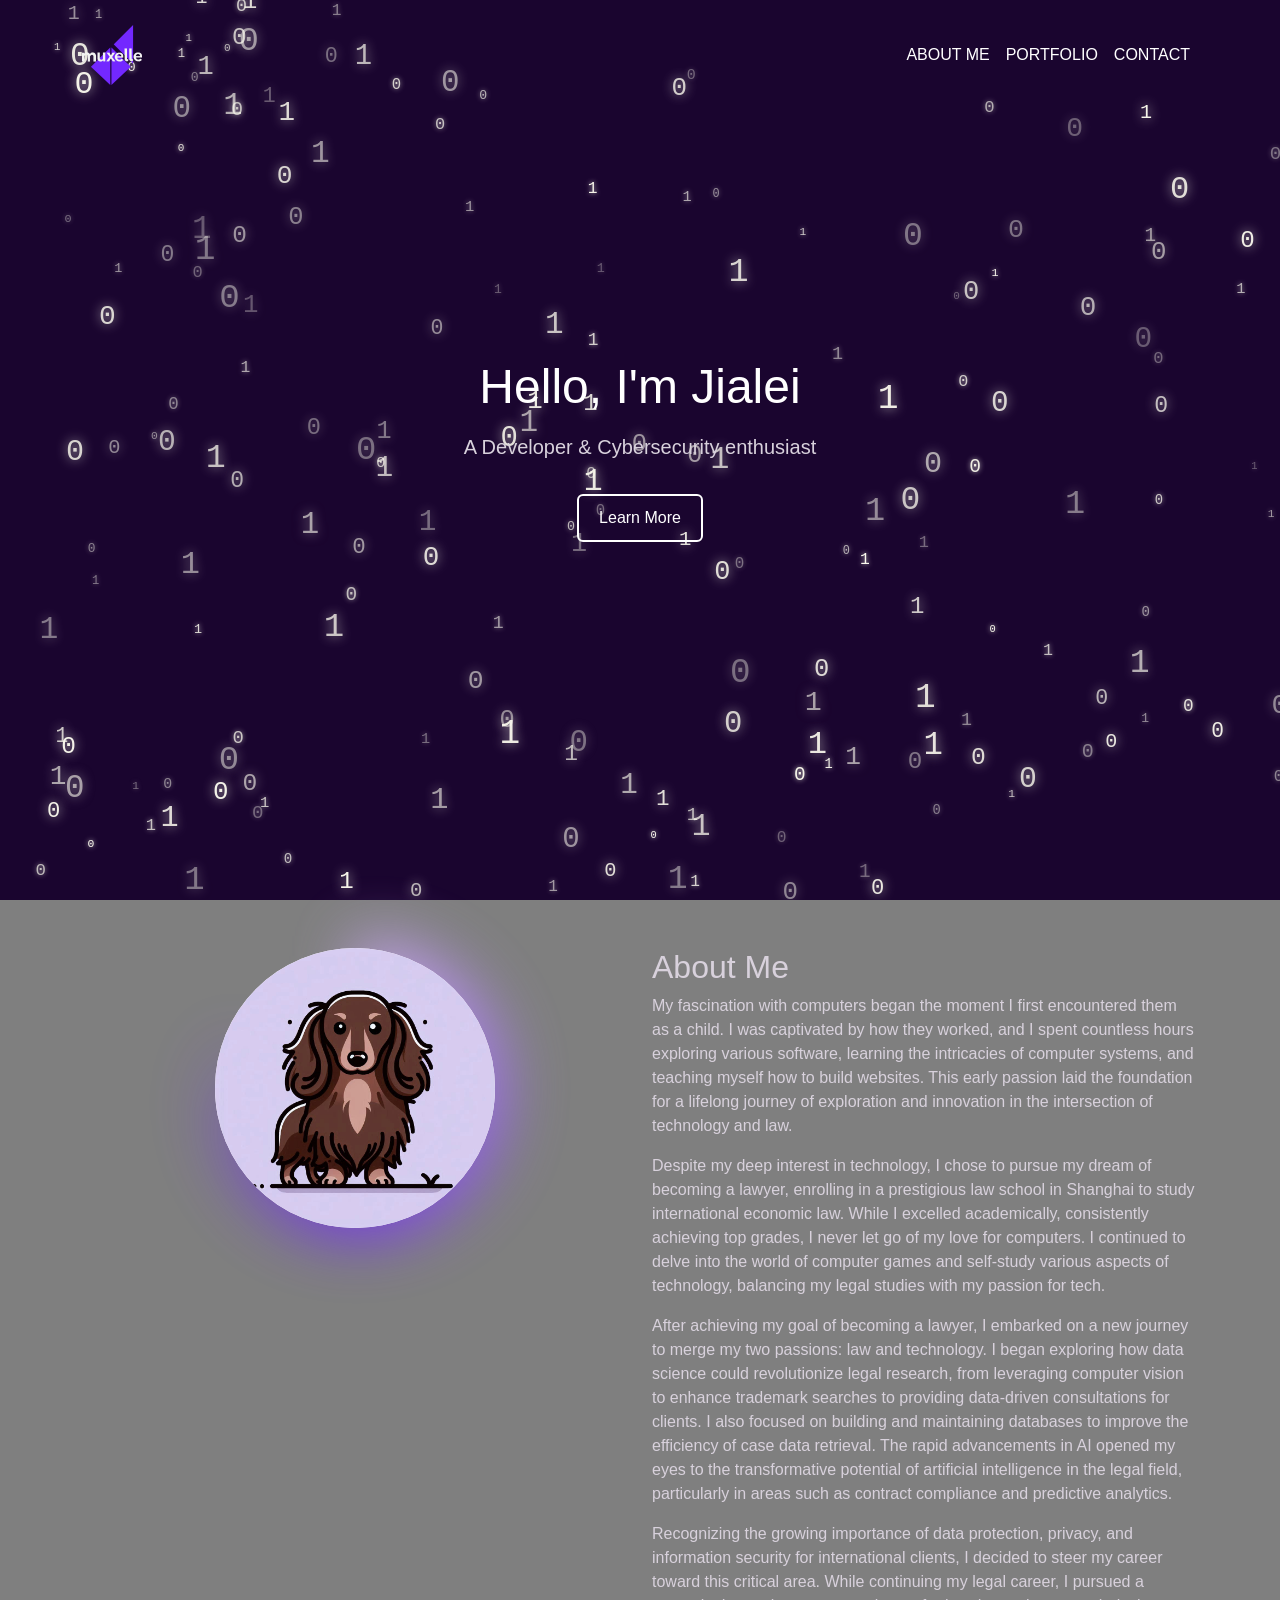
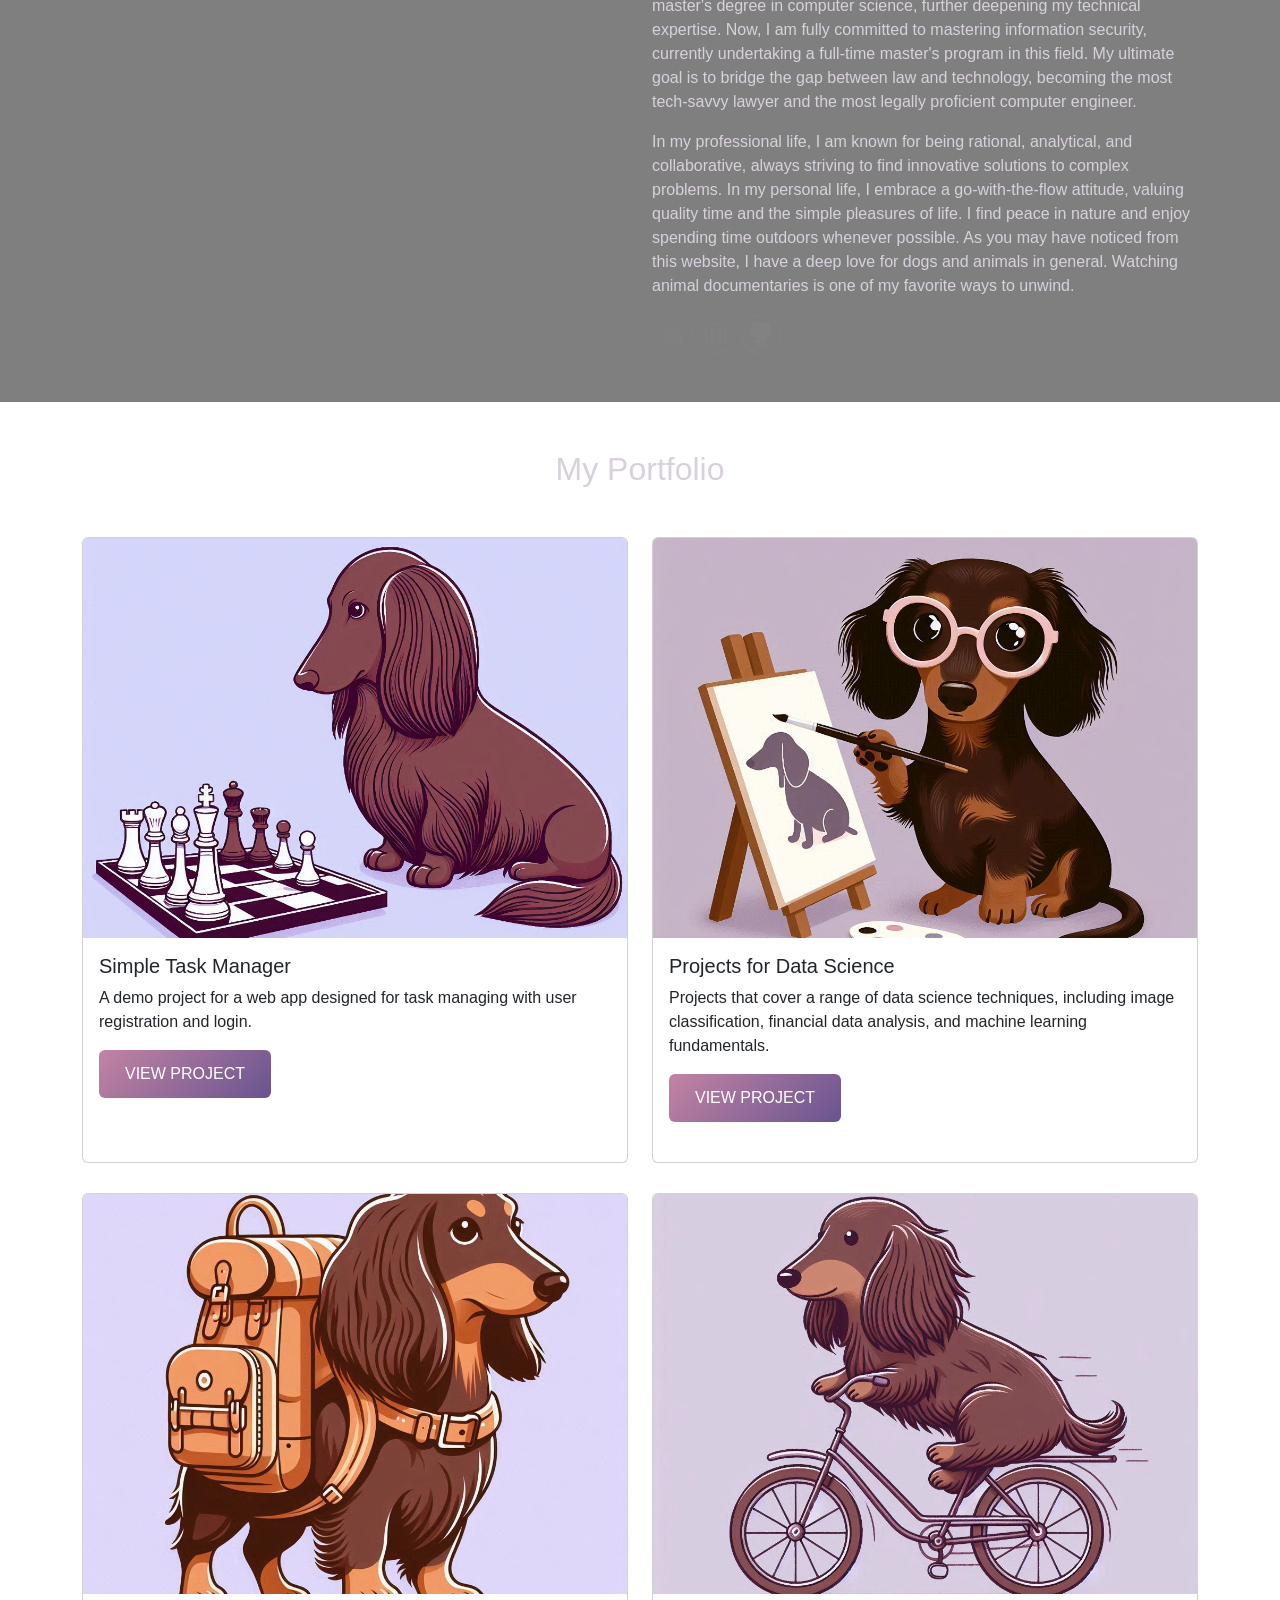
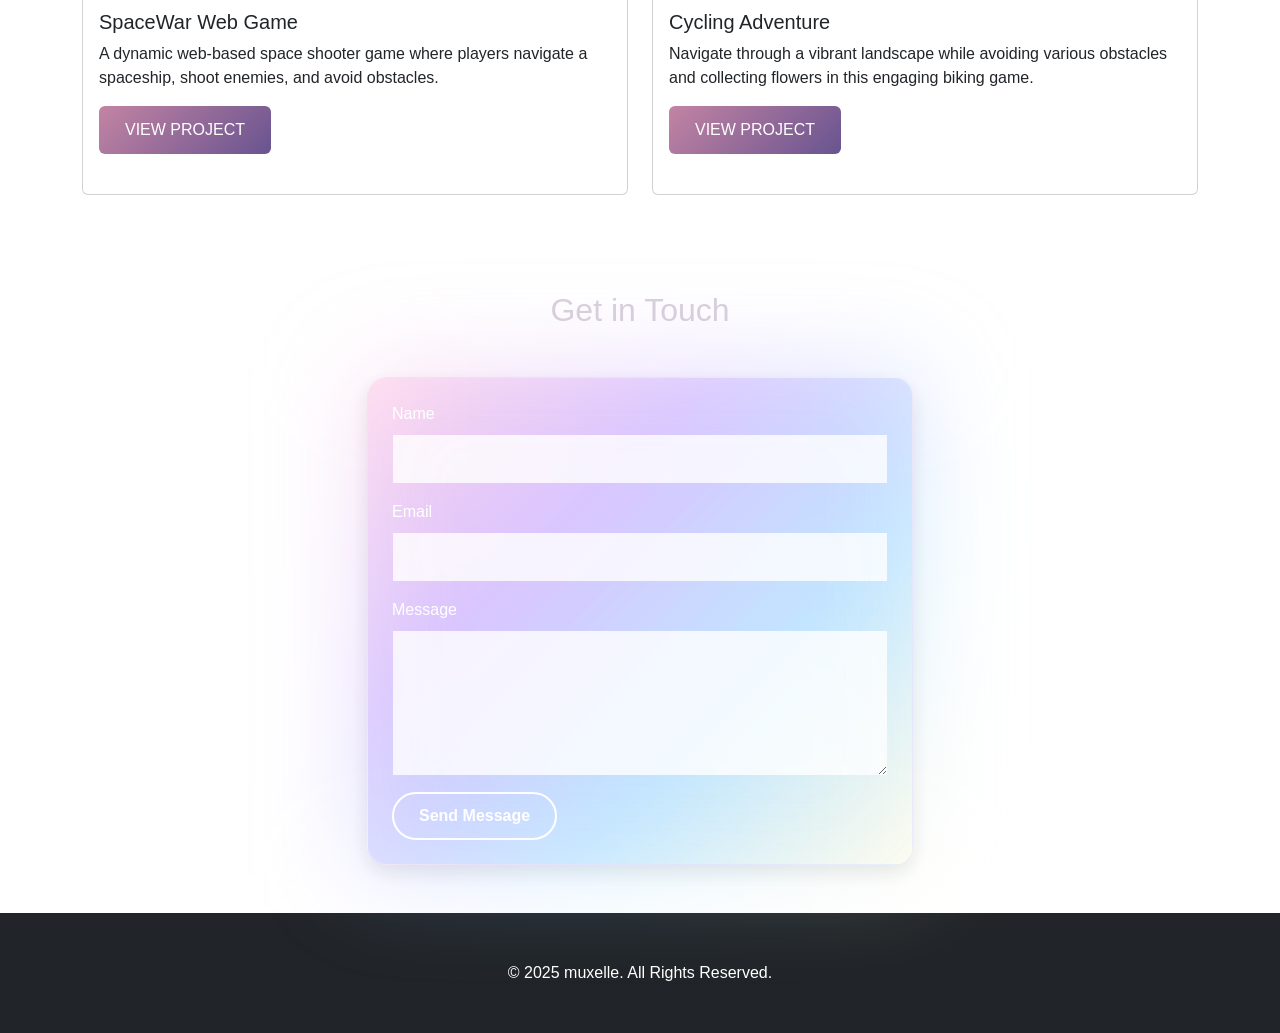
<file: index.html>
<!DOCTYPE html>
<html lang="en">
<head>
    <meta charset="UTF-8">
    <meta name="viewport" content="width=device-width, initial-scale=1.0">
    <meta name="description" content="A personal website showcasing my portfolio and skills.">
    <title>Jialei's Portfolio | Developer & Cybersecurity Engineer | muxelle</title>
    <link href="https://cdn.jsdelivr.net/npm/bootstrap@5.3.0/dist/css/bootstrap.min.css" rel="stylesheet">
    <link rel="stylesheet" href="css/styles.css">
</head>
<body>

   
    <!-- Navigation Bar -->
    <nav class="navbar navbar-expand-lg navbar-light fixed-top">
        <div class="container">
            <a class="navbar-brand" href="#">
                <img src="muxelle_03.png" alt="NebulaVibe Logo" class="logo">
            </a>
            <button class="navbar-toggler" type="button" data-bs-toggle="collapse" data-bs-target="#navbarNav" aria-controls="navbarNav" aria-expanded="false" aria-label="Toggle navigation">
                <span class="navbar-toggler-icon"></span>
            </button>
            <div class="collapse navbar-collapse" id="navbarNav">
                <ul class="navbar-nav ms-auto">
                    <li class="nav-item">
                        <a class="nav-link" href="#about">About Me</a>
                    </li>
                    <li class="nav-item">
                        <a class="nav-link" href="#portfolio">Portfolio</a>
                    </li>
                    <li class="nav-item">
                        <a class="nav-link" href="#contact">Contact</a>
                    </li>
                </ul>
            </div>
        </div>
    </nav>


    <!-- Hero Section -->
    <header class="hero-section text-center text-white d-flex align-items-center justify-content-center">
        <canvas id="binaryRain"></canvas>
        <div class="container">
            <h1 class="display-4">Hello, I'm Jialei</h1>
            <p class="lead">A Developer & Cybersecurity enthusiast</p>
            <a href="#about" class="btn btn-primary">Learn More</a>
        </div>

    </header>

    <!-- About Me Section -->
    <section id="about" class="about-section py-5">
        <div class="container">
            <div class="row align-items-start text-center text-lg-start">
                <div class="col-lg-6 d-flex justify-content-center justify-content-lg-start">
                    <div class="profile-wrapper">
                        <div class="profile-ring"></div> <!-- glowing rotating ring -->
                        <div class="profile-frame">
                            <img src="profile1.jpg" alt="Profile" class="profile-pic front">
                            <img src="profile2.jpg" alt="Profile Hover" class="profile-pic back">
                        </div>
                    </div>

                </div>


                <div class="col-lg-6">
                    <h2>About Me</h2>
                    <p>My fascination with computers began the moment I first encountered them as a child. I was captivated by how they worked, and 
                    I spent countless hours exploring various software, learning the intricacies of computer systems, and teaching myself how to 
                    build websites. This early passion laid the foundation for a lifelong journey of exploration and innovation in the 
                    intersection of technology and law.</p>

                    <p>Despite my deep interest in technology, I chose to pursue my dream of becoming a lawyer, enrolling in a prestigious law 
                    school in Shanghai to study international economic law. While I excelled academically, consistently achieving top grades, 
                    I never let go of my love for computers. I continued to delve into the world of computer games and self-study various 
                    aspects of technology, balancing my legal studies with my passion for tech.</p>
                    
                    <p>After achieving my goal of becoming a lawyer, I embarked on a new journey to merge my two passions: law and technology. 
                    I began exploring how data science could revolutionize legal research, from leveraging computer vision to enhance trademark 
                    searches to providing data-driven consultations for clients. I also focused on building and maintaining databases to improve 
                    the efficiency of case data retrieval. The rapid advancements in AI opened my eyes to the transformative potential of 
                    artificial intelligence in the legal field, particularly in areas such as contract compliance and predictive analytics.</p>
                    
                    <p>Recognizing the growing importance of data protection, privacy, and information security for international clients, I 
                    decided to steer my career toward this critical area. While continuing my legal career, I pursued a master's degree in 
                    computer science, further deepening my technical expertise. Now, I am fully committed to mastering information security, 
                    currently undertaking a full-time master's program in this field. My ultimate goal is to bridge the gap between law and 
                    technology, becoming the most tech-savvy lawyer and the most legally proficient computer engineer.</p>
                    
                    <p>In my professional life, I am known for being rational, analytical, and collaborative, always striving to find innovative 
                    solutions to complex problems. In my personal life, I embrace a go-with-the-flow attitude, valuing quality time and the 
                    simple pleasures of life. I find peace in nature and enjoy spending time outdoors whenever possible. As you may have noticed 
                    from this website, I have a deep love for dogs and animals in general. Watching animal documentaries is one of my favorite 
                    ways to unwind.</p>
                    
                    
                    <a href="https://www.linkedin.com/in/jialeiq/" target="_blank" class="linkedin-logo">
                        <img src="linkedin.png" alt="LinkedIn" style="width: 40px; height: 40px;">
                    </a>
                    <a href="https://medium.com/@q.jialei" target="_blank" class="linkedin-logo">
                        <img src="Mediumlogo.png" alt="Medium" style="width: 40px; height: 40px;">
                    </a>
                    <a href="https://github.com/muxueya" target="_blank" class="linkedin-logo">
                        <img src="githublogo.png" alt="GitHub" style="width: 40px; height: 40px;">
                    </a>
                </div>
            </div>
        </div>
    </section>


    
<!-- Portfolio Section -->
<section id="portfolio" class="portfolio-section py-5">
    <div class="container">
        <h2 class="text-center mb-5">My Portfolio</h2>
        <div class="row">
            <div class="col-md-6">
                <div class="card mb-4">
                    <div class="card-img-frame">
                        <img src="P1.jpg" class="card-img-top" alt="Project 1">
                    </div>
                    <div class="card-body">
                        <h5 class="card-title">Simple Task Manager</h5>
                        <p class="card-text">A demo project for a web app designed for task managing with user registration and login.</p>
                        <a href="https://github.com/muxueya/SimpleTaskManagerDemo" target="_blank" class="btn btn-primary">View Project</a>
                    </div>
                </div>
            </div>
            <div class="col-md-6">
                <div class="card mb-4">
                    <div class="card-img-frame">
                        <img src="P2.jpg" class="card-img-top" alt="Project 2">
                    </div>
                    <div class="card-body">
                        <h5 class="card-title">Projects for Data Science</h5>
                        <p class="card-text">Projects that cover a range of data science techniques, including image classification, financial data analysis, and machine learning fundamentals.</p>
                        <a href="https://github.com/muxueya/pythonforDS.git" target="_blank" class="btn btn-primary">View Project</a>
                    </div>
                </div>
            </div>
            <div class="col-md-6">
                <div class="card mb-4">
                    <div class="card-img-frame">
                        <img src="P3.jpg" class="card-img-top" alt="Project 3">
                    </div>
                    <div class="card-body">
                        <h5 class="card-title">SpaceWar Web Game</h5>
                        <p class="card-text">A dynamic web-based space shooter game where players navigate a spaceship, shoot enemies, and avoid obstacles.</p>
                        <a href="https://muxueya.github.io/spacewar_web/" target="_blank" class="btn btn-primary">View Project</a>
                    </div>
                </div>
            </div>
            <div class="col-md-6">
                <div class="card mb-4">
                    <div class="card-img-frame">
                        <img src="P4.jpg" class="card-img-top" alt="Biker's Challenge">
                    </div>
                    <div class="card-body">
                        <h5 class="card-title">Cycling Adventure</h5>
                        <p class="card-text">Navigate through a vibrant landscape while avoiding various obstacles and collecting flowers in this engaging biking game.</p>
                        <a href="https://muxueya.github.io/EasyBikeWeb/" target="_blank" class="btn btn-primary">View Project</a>
                    </div>
                </div>
            </div>
        </div>
    </div>
</section>


    <!-- Contact Section -->
    <!-- <section id="contact" class="contact-section py-5">
        <div class="container">
            <h2 class="text-center">Get in Touch</h2>
            <div class="row">
                <div class="col-lg-8 mx-auto">
                    <form action="https://formspree.io/f/mwperjao"
                        method="POST"
                        >
                        <div class="mb-3">
                            <label for="name" class="form-label">Your name:</label>
                            <input type="text" class="form-control" id="name" name="name" required>
                        </div>
                        <div class="mb-3">
                            <label for="email" class="form-label">Your email:</label>
                            <input type="email" class="form-control" id="email" name="email" required>
                        </div>
                        <div class="mb-3">
                            <label for="message" class="form-label">Message</label>
                            <textarea class="form-control" id="message" name="message" rows="5" required></textarea>
                        </div>
                        <button type="submit" class="btn btn-primary">Send Message</button>
                        </form>
                </div>
            </div>
        </div>
    </section> -->

    <section id="contact" class="contact-section py-5">
        <div class="container">
            <h2 class="text-center mb-5">Get in Touch</h2>
            <div class="row justify-content-center">
                <div class="col-lg-6">
                    <div class="contact-card p-4">
                        <form action="https://formspree.io/f/mwperjao"
                        method="POST">
                            <div class="mb-3">
                                <label for="name" class="form-label">Name</label>
                                <input type="text" class="form-control contact-input" id="name"  name="name" required>
                            </div>
                            <div class="mb-3">
                                <label for="email" class="form-label">Email</label>
                                <input type="email" class="form-control contact-input" id="email"  name="email" required>
                            </div>
                            <div class="mb-3">
                                <label for="message" class="form-label">Message</label>
                                <textarea class="form-control contact-input" id="message"  name="message" rows="5" required></textarea>
                            </div>
                            <button type="submit" class="btn contact-btn">Send Message</button>
                        </form>
                    </div>
                </div>
            </div>
        </div>
    </section>

    <!-- Footer -->
    <footer class="text-center py-5 bg-dark text-white">
        <div class="container">
            <p>&copy; 2025 muxelle. All Rights Reserved.</p>
        </div>
    </footer>

    <script src="https://cdn.jsdelivr.net/npm/bootstrap@5.3.0/dist/js/bootstrap.bundle.min.js"></script>
    <script src="js/binaryRain.js"></script>
</body>
</html>
</file>
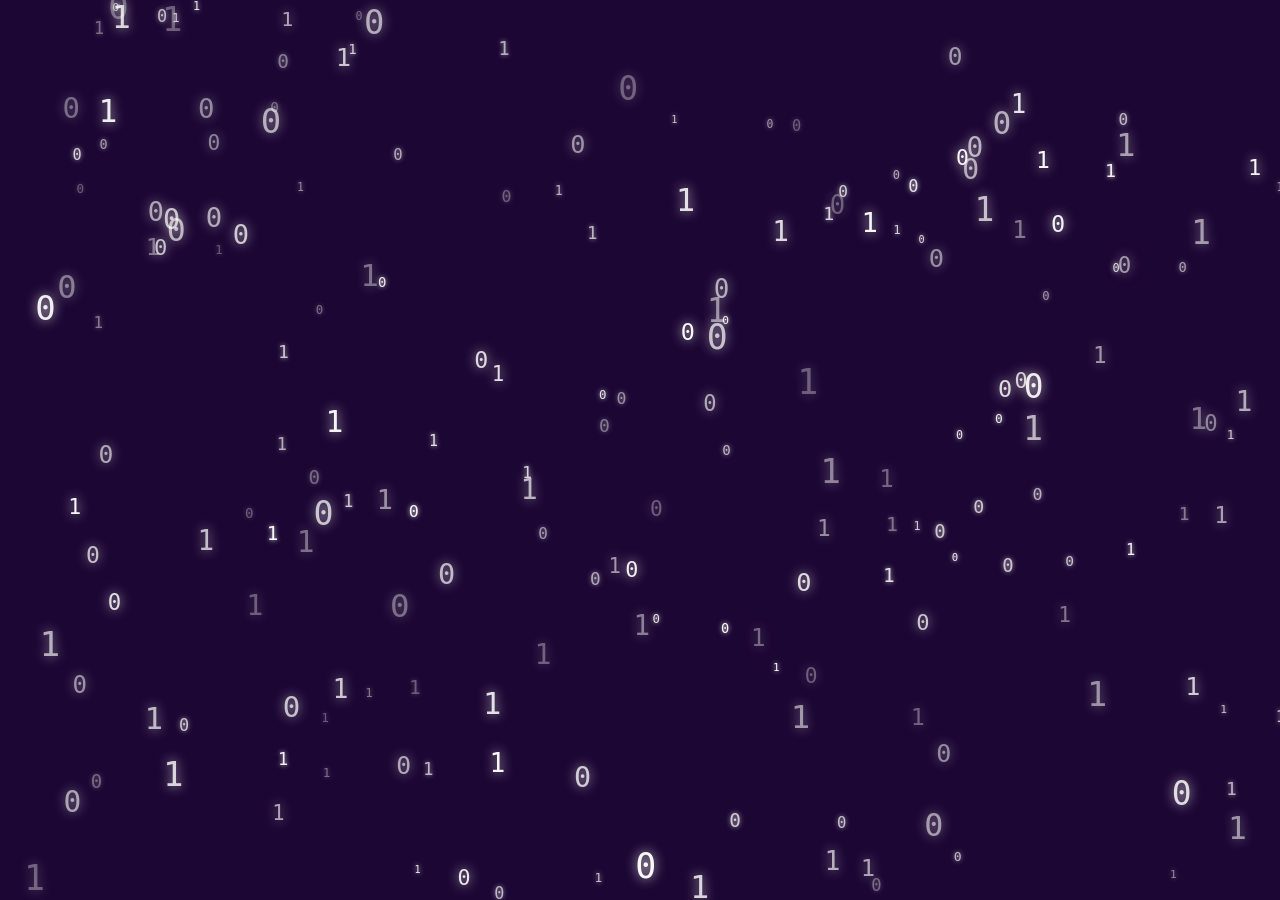
<file: BinaryRain.html>
<!DOCTYPE html>
<html lang="en">

<head>
    <meta charset="UTF-8">
    <title>3D Binary Rain with Gradient Background</title>
    <style>
        body {
            margin: 0;
            overflow: hidden;
            background: rgba(136, 97, 181, 0.48);
        }

        canvas {
            display: block;
        }
    </style>
</head>

<body>
    <canvas id="binaryRain"></canvas>

    <script>
        const canvas = document.getElementById('binaryRain');
        const ctx = canvas.getContext('2d');

        // Set canvas size
        canvas.height = window.innerHeight;
        canvas.width = window.innerWidth;

        // Gradient background (purple top → orange bottom)
        // function drawBackground() {
        //     const gradient = ctx.createLinearGradient(0, 0, 0, canvas.height);
        //     gradient.addColorStop(0, "#b98cd9ff"); // Top: Purple
        //     gradient.addColorStop(1, "#e6b789ff"); // Bottom: Orange
        //     ctx.fillStyle = gradient;
        //     ctx.fillRect(0, 0, canvas.width, canvas.height);
        // }

        // Binary rain settings
        const binaryChars = '01';
        const numDrops = 200; // total drops (more = denser rain)

        // Each drop: position, speed, size, transparency
        const drops = [];
        for (let i = 0; i < numDrops; i++) {
            drops.push({
                x: Math.random() * canvas.width,
                y: Math.random() * canvas.height,
                fontSize: 10 + Math.random() * 25,   // random size → depth
                alpha: 0.3 + Math.random() * 0.7,   // transparency
                speed: 1 + Math.random() * 3        // fall speed
            });
        }

        function draw() {
            // Semi-transparent overlay for trailing effect
            ctx.fillStyle = "rgba(28, 6, 52, 1)"; // your blue
            ctx.fillRect(0, 0, canvas.width, canvas.height);

            drops.forEach(drop => {
                const text = binaryChars.charAt(Math.floor(Math.random() * binaryChars.length));

                // Glow effect for closer drops (bigger size)
                ctx.shadowColor = "rgba(251, 250, 238, 0.92)";
                ctx.shadowBlur = drop.fontSize > 20 ? 12 : 5;

                ctx.font = drop.fontSize + "px monospace";
                ctx.fillStyle = `rgba(251, 251, 251, ${drop.alpha})`; // pure blue look
                ctx.fillText(text, drop.x, drop.y);

                // Update position (falling diagonal for more depth illusion)
                drop.x += 0.3 * drop.speed;
                drop.y += drop.speed * drop.fontSize / 20;

                // Reset if off screen
                if (drop.y > canvas.height || drop.x > canvas.width) {
                    drop.x = Math.random() * canvas.width * 0.3;
                    drop.y = 0;
                    drop.fontSize = 10 + Math.random() * 25;
                    drop.alpha = 0.3 + Math.random() * 0.7;
                    drop.speed = 1 + Math.random() * 3;
                }
            });
        }

        // Run animation
        setInterval(draw, 40); // lower = faster
    </script>
</body>

</html>
</file>
<file: css/styles.css>
/* Add spacing under the profile picture on mobile */
@media (max-width: 767px) {
    .profile-frame {
        margin-bottom: 30px;
        /* adjust as needed */
    }
}

/* General Styles */
body {
    font-family: 'Arial', sans-serif;
}

/* Logo Style */
.navbar-brand .logo {
    height: 60px; /* Adjust size as needed */
}

/* Transparent Background for Navbar */
.navbar {
    background-color: transparent; /* Transparent background */
    box-shadow: none; /* Remove any box shadow */
    padding: 20px 0;
    position: fixed;
    width: 100%;
    z-index: 1000; /* Make sure it's always on top */
    transition: background-color 0.6s ease-in-out; /* Smooth transition when scrolling */
}

.navbar.hidden {
    top: -100px; /* Move the navbar off-screen */
}

.navbar.visible {
    top: 0; /* Move it back to its original position */
}

/* Change background on scroll (optional) */
.navbar.scrolled {
    background-color: rgba(119, 119, 119, 0.5); /* Optional: Add background when scrolled */
}

/* Navbar link styling */
.nav-link {
    color: white; /* Default text color to white */
    position: relative;
    padding: 10px 15px;
    text-transform: uppercase;
    font-weight: 500;
    transition: color 0.3s ease; /* Smooth transition for text color change */
}

/* Remove any default underline */
.nav-link::after {
    content: '';
    position: absolute;
    bottom: 0;
    left: 0;
    width: 0;
    height: 3px;
    background-color: transparent; /* Initially no underline */
    transition: width 0.3s ease, background-color 0.3s ease, box-shadow 0.3s ease; /* Add transitions */
}

/* Hover state: Glow effect for underline and text color change */
.nav-link:hover {
    color: #7328ff; /* Change text color on hover */
}

.nav-link:hover::after {
    width: 100%; /* Full width underline */
    background-color: white; /* White underline */
    box-shadow: 0 0 40px rgba(255, 255, 255, 1), 0 0 60px rgba(255, 255, 255, 0.8); /* Stronger glow effect */
}

/* Active state should behave similarly */
.nav-link.active::after {
    width: 100%;
    background-color: white;
    box-shadow: 0 0 40px rgba(255, 255, 255, 1), 0 0 60px rgba(255, 255, 255, 0.8); /* Stronger glow effect */
}

Optional: Change text color on hover
.nav-link:hover {
    color: #7328ff; /* Keep the text white */
}
#binaryRain {
    position: fixed;
    top: 0;
    left: 0;
    width: 100%;
    height: 100%;
    z-index: -1;
    /* background layer behind content but above gradient */
}

#starfield {
    position: absolute;
    top: 0;
    left: 0;
    width: 100%;
    height: 100%;
    pointer-events: none; /* Allow clicks to go through */
    overflow: hidden;
    z-index: 1; /* Ensure it's above other content */
}

/* Hero Section */
.hero-section {
    height: 100vh;
    /* background: linear-gradient(135deg, #ff6eb7, #7328ff, #fff4b4, #d8b4ff); Vibrant gradient */
    color: rgb(216, 209, 220);
    display: flex;
    align-items: center;
    justify-content: center;
    position: relative; /* Added for positioning stars */
    overflow: hidden; /* To ensure stars don't overflow outside */
}

.star {
    position: absolute;
    background-color: white;
    border-radius: 50%;
    opacity: 0;
    animation: twinkle 1.5s infinite;
}

/* Star Styles */
@keyframes twinkle {
    0%, 100% { opacity: 0.3; }
    50% { opacity: 1; }
}



.hero-section .container {
    max-width: 700px;
}

.hero-section h1 {
    font-size: 3rem;
    margin-bottom: 1rem;
}

.hero-section p {
    font-size: 1.25rem;
    color: rgb(216, 209, 220);
    margin-bottom: 2rem;
}

/* Transparent Button with White Frame (Hero Section) */
.hero-section .btn-primary {
    background-color: transparent;
    border: 2px solid white;
    color: white;
    padding: 10px 20px;
    font-size: 1rem;
    transition: background-color 0.3s ease, color 0.3s ease;
}

.hero-section .btn-primary:hover {
    background-color: white;
    color: rgba(26, 5, 47, 1); /* Radiant pink text on hover */
}

/* Button when clicked (override blue outline) */
.hero-section .btn-primary.clicked,
.hero-section .btn-primary:focus,
.hero-section .btn-primary:active {
    border-color: #7328ff !important; /* Ensure the border turns purplish-pink */
    color: #7328ff !important; /* Ensure text also turns purplish-pink */
    outline: none; /* Remove the default focus outline */
    box-shadow: none; /* Remove focus box-shadow (browser default) */
}

.card-img-frame {
    overflow: hidden; /* Hide overflow */
    position: relative; /* Position context for absolute children */
}

.card-img-top {
    transition: transform 0.3s ease; /* Smooth transition for zoom effect */
}

.card-img-top:hover {
    transform: scale(1.2); /* Zoom in by 20% */
}

a.linkedin-logo {
    text-decoration: none;
    /* remove underline */
}

.linkedin-logo img {
    transition: transform 0.3s ease, filter 0.3s ease;
}

.linkedin-logo:hover img {
    transform: scale(1.1); /* Slightly enlarge the logo */
    filter: drop-shadow(0 0 1px #7328ff) /* Adjust blur radius for a stronger glow */
            drop-shadow(0 0 5px #d8b4ff); /* Adjust for a larger outer glow */
}
/* Other Buttons with Transparent Background and Radiant Gradient Frame */
.portfolio-section .btn-primary,
/* Style 1: Radiant Gradient button */
.contact-section .btn-primary {
    background: linear-gradient(135deg, #bd779ae7,
        #4a3179d4,
        #325d79df,
        #c8bf87e7);
    color: #fff;
    border: none;
    /* border-radius: 30px; */
    padding: 12px 26px;
    font-weight: 300;
    text-transform: uppercase;
    background-size: 300% 300%;
    animation: gradient-move 6s ease infinite;
    transition: transform 0.2s ease;
}

.portfolio-section .btn-primary:hover,
.contact-section .btn-primary:hover {
    filter: brightness(1.2);
        /* darkens background */
    text-shadow: 0 0 5px rgba(255, 255, 255, 0.9),
        0 0 10px rgba(255, 255, 255, 0.7);
}

@keyframes gradient-move {
    0% {
        background-position: 0% 50%;
    }

    50% {
        background-position: 100% 50%;
    }

    100% {
        background-position: 0% 50%;
    }
}

/* About Section */
.about-section {
    color: rgb(216, 209, 220);
    background: rgba(0, 0, 0, 0.5);
    backdrop-filter: blur(8px);
    /* <-- frosted glass blur */
    -webkit-backdrop-filter: blur(8px);
    /* Safari support */
    padding: 20px;
    /* give breathing room */
    position: relative;
    /* create stacking context */
    z-index: 1;
    /* make sure it stays above the canvas */
}


.about-section /* Profile Frame wrapper */
.profile-wrapper {
    position: relative;
    width: 280px;
    height: 280px;
    margin: auto;
    display: flex;
    align-items: center;
    justify-content: center;
}

/* Outer neon ring */
.profile-ring {
    position: absolute;
    top: -12px;
    left: -12px;
    right: -12px;
    bottom: -12px;
    border-radius: 50%;
    padding: 1px;
    /* thickness of the ring */
    background: conic-gradient(from 0deg,
            #d8b4ff 0deg,
            #7328ff 180deg,
            transparent 300deg,
            transparent 360deg);
    animation: rotate-ring 6s linear infinite;
    filter: blur(30px);
    /* softer glow around arc */
    z-index: -1;
    opacity: 0.8;
}

@keyframes rotate-ring {
    from {
        transform: rotate(360deg);
    }

    to {
        transform: rotate(0deg);
    }
}

/* Profile frame (clips image only) */
.profile-frame {
    position: relative;
    width: 100%;
    height: 100%;
    border-radius: 50%;
    overflow: visible;
    background: #ffffffff;
    /* fallback background */
    z-index: 2;
}

/* Profile pics */
.profile-pic {
    width: 100%;
    height: 100%;
    border-radius: 50%;
    object-fit: cover;
    position: absolute;
    top: 0;
    left: 0;
    transition: opacity 1.2s ease, filter 1.2s ease, transform 1.2s ease;
}

/* Front image (default) */
.profile-pic.front {
    opacity: 1;
    z-index: 2;
}

/* Back image (hidden initially) */
.profile-pic.back {
    opacity: 0;
    z-index: 1;
}

/* Hover transitions */
.profile-frame:hover .front {
    opacity: 0;
    transform: scale(1.05);
    filter: blur(6px) brightness(0.6);
}

.profile-frame:hover .back {
    opacity: 1;
    filter: drop-shadow(0 0 10px #cefdffff) drop-shadow(0 0 25px #bdb499ff);
}

/* Optional glowing binary aura */
.profile-frame::after {
    content: "";
    position: absolute;
    inset: 0;
    border-radius: 50%;
    background: repeating-linear-gradient(to bottom,
            rgba(0, 255, 128, 0.1) 0px,
            rgba(0, 255, 128, 0.1) 2px,
            transparent 2px,
            transparent 4px);
    opacity: 0;
    pointer-events: none;
    z-index: 3;
    transition: opacity 0.8s ease;
}

.profile-frame:hover::after {
    opacity: 0.3;
}


/* Portfolio Section */
.portfolio-section {
    min-height: 70vh; /* The section will be at least 70% of the viewport height */
    padding: 50px 50px;
}

#portfolio h2 {
    color: rgb(216, 209, 220);
}

.portfolio-section .row {
    row-gap: 30px;
    /* adds vertical spacing between rows */
}
.portfolio-section .card {
    height: 100%; /* Make all cards the same height */
}


.portfolio-section .card img {
    height: 400px;
    object-fit: cover;
}


/* Contact Section */

.contact-section {
    padding: 100px 50px;
}

#contact h2 {
    color: rgb(216, 209, 220);
}

.contact-section .form-control {
    border-radius: 0;
}

.contact-card {
    /* Semi-transparent gradient with alpha channel */
    background: linear-gradient(135deg,
            rgba(255, 173, 214, 0.3),
            /* pink */
            rgba(180, 139, 255, 0.3),
            /* purple */
            rgba(132, 206, 255, 0.3),
            /* blue */
            rgba(255, 249, 212, 0.3)
            /* yellow */
        );

    border-radius: 20px;
    padding: 100px;
    color: white;
    position: relative;
    z-index: 1;

    /* Frosted glass effect */
    backdrop-filter: blur(12px);
    -webkit-backdrop-filter: blur(12px);
    /* Safari */

    /* Glow */
    box-shadow: 0 8px 20px rgba(0, 0, 0, 0.1);
    /* purple glow */

    /* Optional border for glass edges */
    border: 1px solid rgba(255, 255, 255, 0.3);
}

.contact-card:before {
    content: '';
    position: absolute;
    top: 0;
    left: 0;
    right: 0;
    bottom: 0;
    background: inherit;
    z-index: -1;
    filter: blur(50px);
    margin: -10px;
}

.contact-input {
    background-color: rgba(255, 255, 255, 0.8);
    border: 1px solid transparent;
    border-radius: 10px;
    padding: 12px 15px;
    margin-bottom: 15px;
    transition: border-color 0.3s ease;
    font-size: 16px;
}

.contact-input:focus {
    border-color: #7328ff;
    outline: none;
    box-shadow: 0 0 0 0.2rem rgba(157, 0, 255, 0.31);
}

.contact-btn {
    background-color: transparent;
    border: 2px solid white;
    color: white;
    border-radius: 50px;
    padding: 10px 25px;
    font-size: 16px;
    font-weight: bold;
    transition: background-color 0.3s ease, color 0.3s ease, border-color 0.3s ease;
}

.contact-btn:hover {
    background-color: white;
    color: #7328ff;
    border-color: #7328ff;
}


/* Footer */
footer {
    background-color: #343a40;
    color: #fff;
}

footer p {
    margin: 0 50px;
}
</file>
